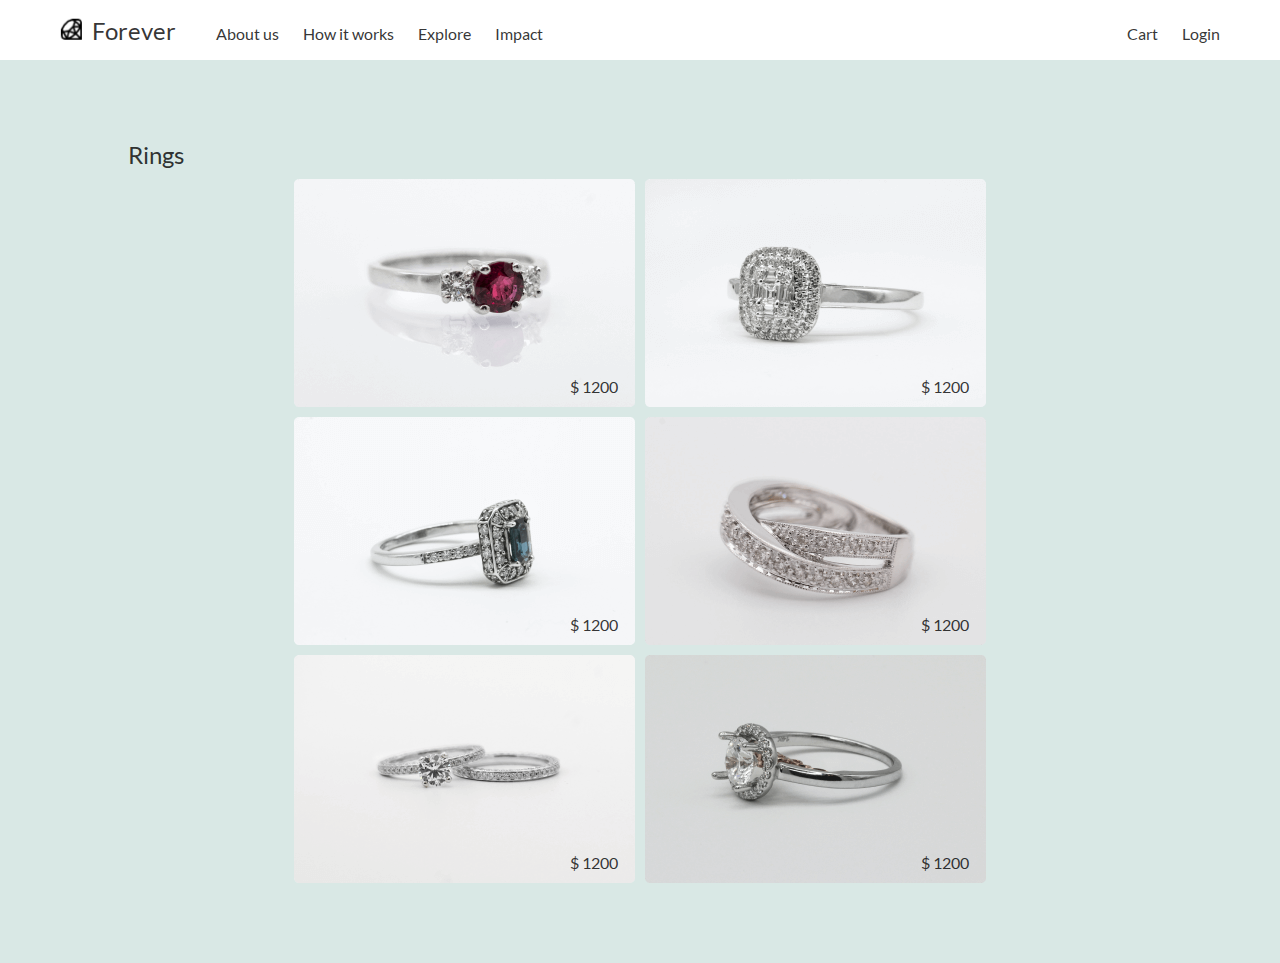
<file: Flexbox-Level-3_2/index.html>
<!DOCTYPE html>
<html lang="en">

<head>
    <meta charset="UTF-8">
    <meta name="viewport" content="width=device-width, initial-scale=1.0">
    <title>Flexbox-Level-3_2</title>
    <link rel="stylesheet" href="./assets/css/style.css">
</head>

<body>
    <div class="wrapper">
        <header>
            <a href="#"><img class="logo" src="./assets/img/logo.png" alt="Logo"></a>
            <nav class="nav__main">
                <a href="#" class="slogan">Forever</a>
                <ul class="nav__ul">
                    <li><a href="#">About&nbsp;us</a></li>
                    <li><a href="#">How&nbsp;it&nbsp;works</a></li>
                    <li><a href="#">Explore</a></li>
                    <li><a href="#">Impact</a></li>
                </ul>
            </nav>
            <nav class="nav__sub">
                <ul class="nav__ul">
                    <li><a href="#">Cart</a></li>
                    <li><a href="#">Login</a></li>
                </ul>
            </nav>
        </header>
        <main>
            <section class="rings">
                <h2>Rings</h2>
                <div class="gallery">
                    <div><p>$ 1200</p><img src="./assets/img/ring1.png" alt="Ring1"></div>
                    <div><p>$ 1200</p><img src="./assets/img/ring2.png" alt="Ring2"></div>
                    <div><p>$ 1200</p><img src="./assets/img/ring3.png" alt="Ring3"></div>
                    <div><p>$ 1200</p><img src="./assets/img/ring4.png" alt="Ring4"></div>
                    <div><p>$ 1200</p><img src="./assets/img/ring5.png" alt="Ring5"></div>
                    <div><p>$ 1200</p><img src="./assets/img/ring6.png" alt="Ring6"></div>
                </div>
            </section>
        </main>
    </div>
</body>

</html>
</file>
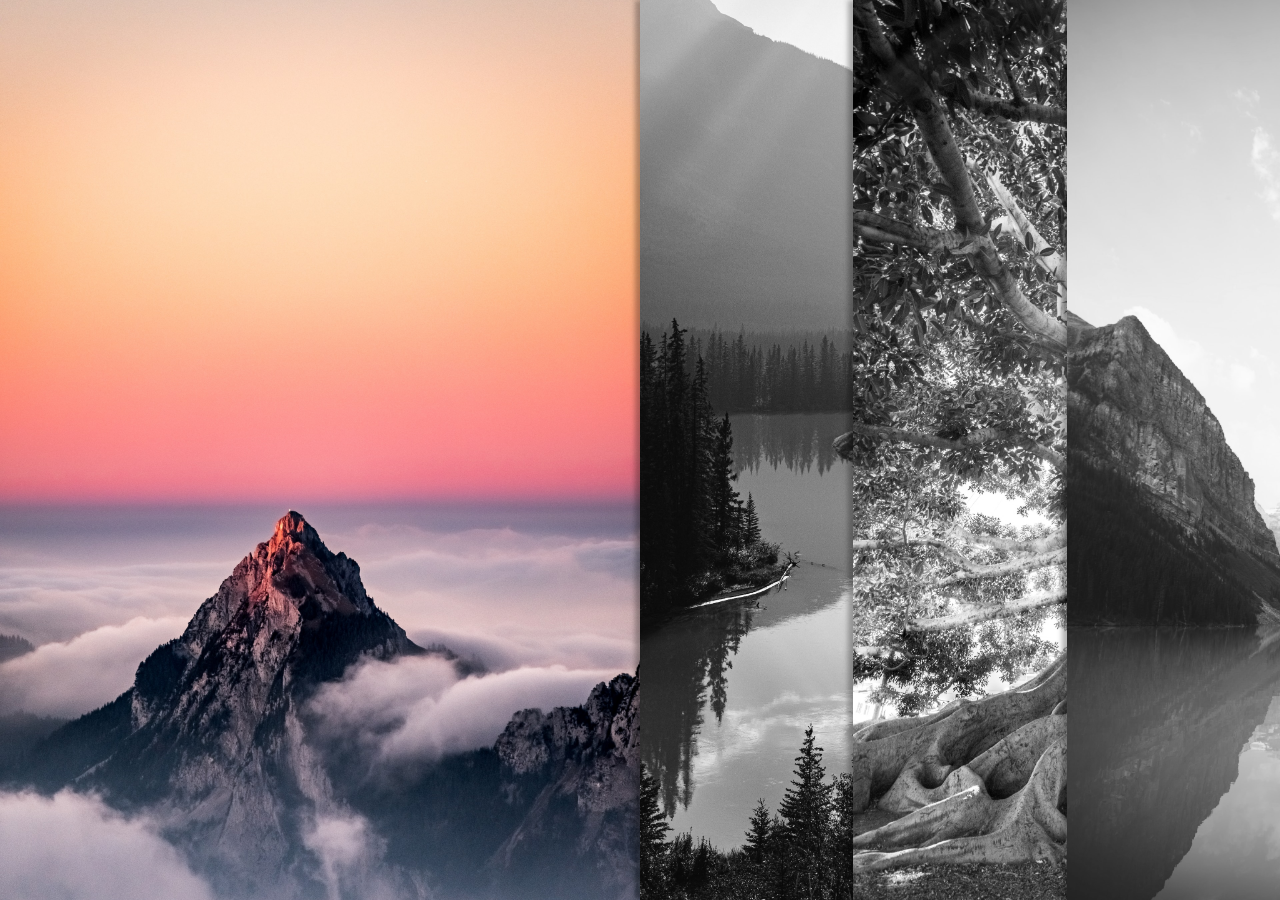
<file: Flexbox-Level-3_3/index.html>
<!DOCTYPE html>
<html lang="en">

<head>
    <meta charset="UTF-8">
    <meta name="viewport" content="width=device-width, initial-scale=1.0">
    <title>Flexbox-Level-3_3</title>
    <link rel="stylesheet" href="./assets/css/style.css">
</head>

<body>
    <div class="wrapper">
        <main>
            <div class="berg"></div>
            <div class="fluss"></div>
            <div class="baum"></div>
            <div class="see"></div>
        </main>
    </div>
</body>

</html>
</file>
<file: Flexbox-Level-3_2/assets/css/style.css>
/* ========================================================== 
                            Resets
========================================================== */

* {
    margin: 0;
    padding: 0;
    box-sizing: border-box;
}

a {
    text-decoration: none;
    color: inherit;
}

img {
    display: block;
    /* max-width: 100%; */
}

/* ========================================================== 
                            Fonts
========================================================== */

@font-face {
    font-family: 'Lato';
    src: url('./../fonts/Lato-Regular.ttf');
}

/* ========================================================== 
                Variables / Custom Properties
========================================================== */

:root {
    --content-text:  rgba(0,0,0,.8);
    --content-bg: rgb(217, 232, 229);
}

/* ========================================================== 
                            Header
========================================================== */

body {
    font-family: 'Lato';
    display: flex;
    justify-content: center;
    color: var(--content-text);
}

.wrapper {
    width: 1590px;
    min-height: 840px;
    background-color: var(--content-bg);
}

header {
    display: flex;
    height: 60px;
    background-color: white;
    align-items: baseline;
    padding: 16px 60px;
}

.logo {
    width: 22px;
    height: 22px;
    flex-shrink: 0;
}

.nav__main {
    display: flex;
    align-items: baseline;
    /* margin-right: auto; */  /* Als andere Möglichkeit für margin-left: auto; bei nav__sub */
}

.nav__ul {
    display: flex;
    list-style: none;
    gap: 24px;
}

.nav__sub {
    margin-left: auto;
}

.nav__ul a {
    font-size: 1rem;
    font-weight: 500;
}

.slogan { 
    font-size: 1.5rem;
    font-weight: 400;
    margin: 0 40px 0 10px;
}

section.rings {
    width: 80%;
    margin: 80px auto;
}

section.rings h2 {
    font-size: 1.5rem;
    font-weight: 400;
}

.gallery {
    display: flex;
    justify-content: center;
    flex-wrap: wrap;
    padding-top: 10px;
    gap: 10px;
}

.gallery div {
    position: relative;
}

.gallery p {
    position: absolute;
    bottom: 5%;
    right: 5%;
}
</file>
<file: Flexbox-Level-3_3/assets/css/style.css>
/* ========================================================== 
                            Resets
========================================================== */

* {
    margin: 0;
    padding: 0;
    box-sizing: border-box;
}

a {
    text-decoration: none;
    color: inherit;
}

img {
    display: block;
    max-width: 100%;
}


/* ========================================================== 
                            Content
========================================================== */

body {
    display: flex;
    justify-content: center;
}

.wrapper {
    width: 1440px;
    background-color: black;
}

main {
    display: flex;
    justify-content: center;
}

div {
    height: 100vh;
    transition: all 300ms ease-in-out;
}

.berg, .fluss, .baum, .see {
    box-shadow: -5px 0 5px rgba(0, 0, 0, 0.3);
    filter: grayscale(100%);
    flex-grow: 1;
}

.berg {
    background: url('./../img/berg.jpg') left / cover no-repeat;
}

.fluss {
    background: url('./../img/fluss.jpg') left / cover no-repeat;
}

.baum {
    background: url('./../img/baum.jpg') left / cover no-repeat;
}

.see {
    background: url('./../img/gletschersee.jpg') left / cover no-repeat;
}

.berg:hover, .fluss:hover, .baum:hover, .see:hover {
    filter: none;
    flex-grow: 3;
    background-position: right;
}
</file>
